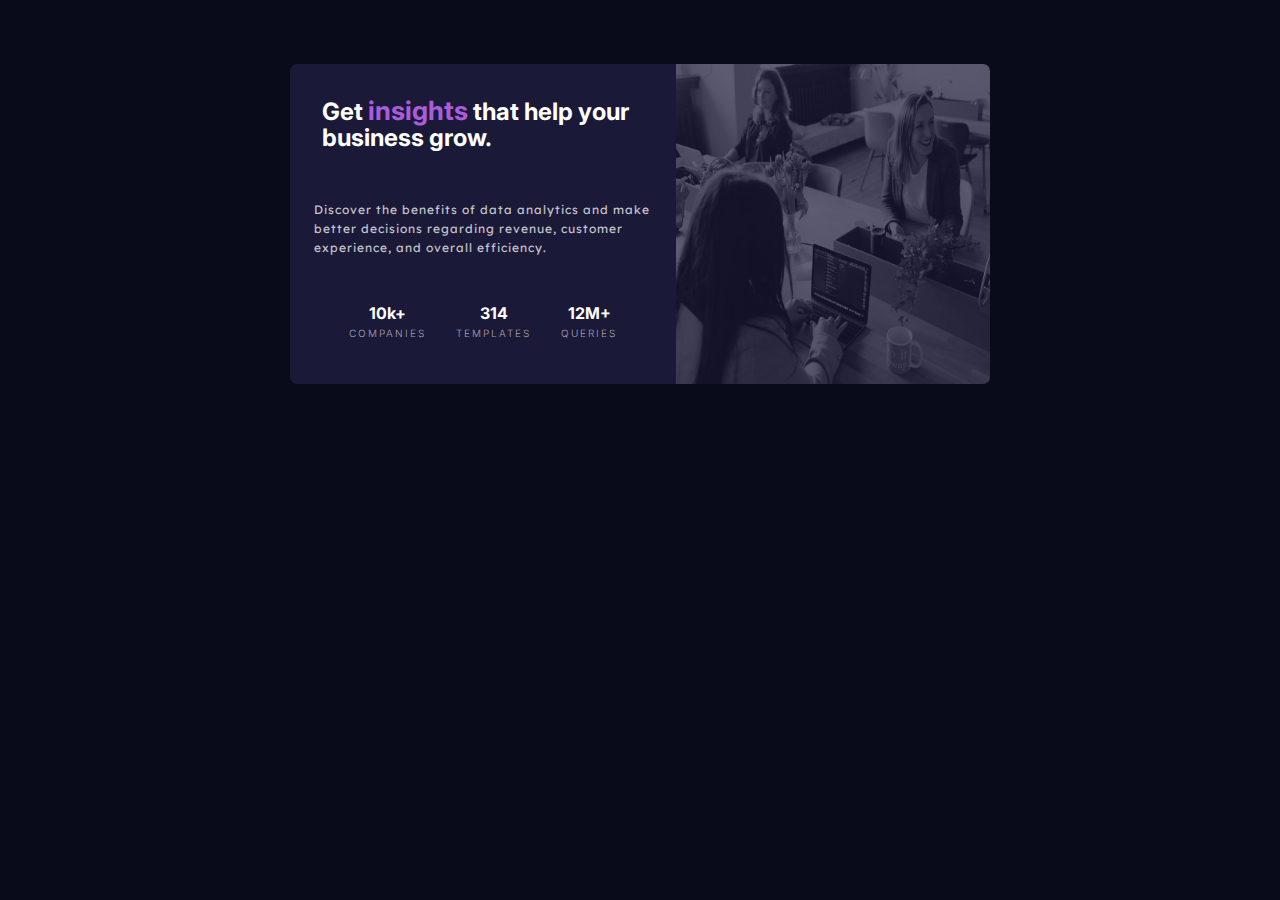
<file: index.html>
<!DOCTYPE html>
<html lang="en">
<head>
  <meta charset="UTF-8">
  <meta name="viewport" content="width=device-width, initial-scale=1.0"> <!-- displays site properly based on user's device -->

  <link rel="icon" type="image/png" sizes="32x32" href="./images/favicon-32x32.png">
  <link rel="stylesheet" href="style.css">
  
  <title>Frontend Mentor | Stats preview card component</title>

  <!-- Feel free to remove these styles or customise in your own stylesheet 👍 -->
  <style>
    .attribution { font-size: 11px; text-align: center; }
    .attribution a { color: hsl(228, 45%, 44%); }
  </style>
</head>
<body>
  <section class="container">
    <picture>
      <source srcset="images/image-header-desktop.jpg" media="(min-width: 700px)">
      <img src="images/image-header-mobile.jpg" alt="">
    </picture>
    <main class="all">
      <h1>Get <span id="one">insights</span> that help your business grow.</h1>
  
      <p class="parag">Discover the benefits of data analytics and make better decisions regarding revenue, customer 
      experience, and overall efficiency.</p>
    
      <div class="mini_title">
        <div>
          <span>10k+</span> 
          <p class="only">companies</p>
        </div>
        <div>
          <span>314</span> 
          <p class="only">templates</p>
        </div>
        <div>
          <span>12M+</span> 
          <p class="only">queries</p>
        </div>
      </div>  
    </main>
    
  
    
    
    
  </section>
  

  
</body>
</html>
</file>
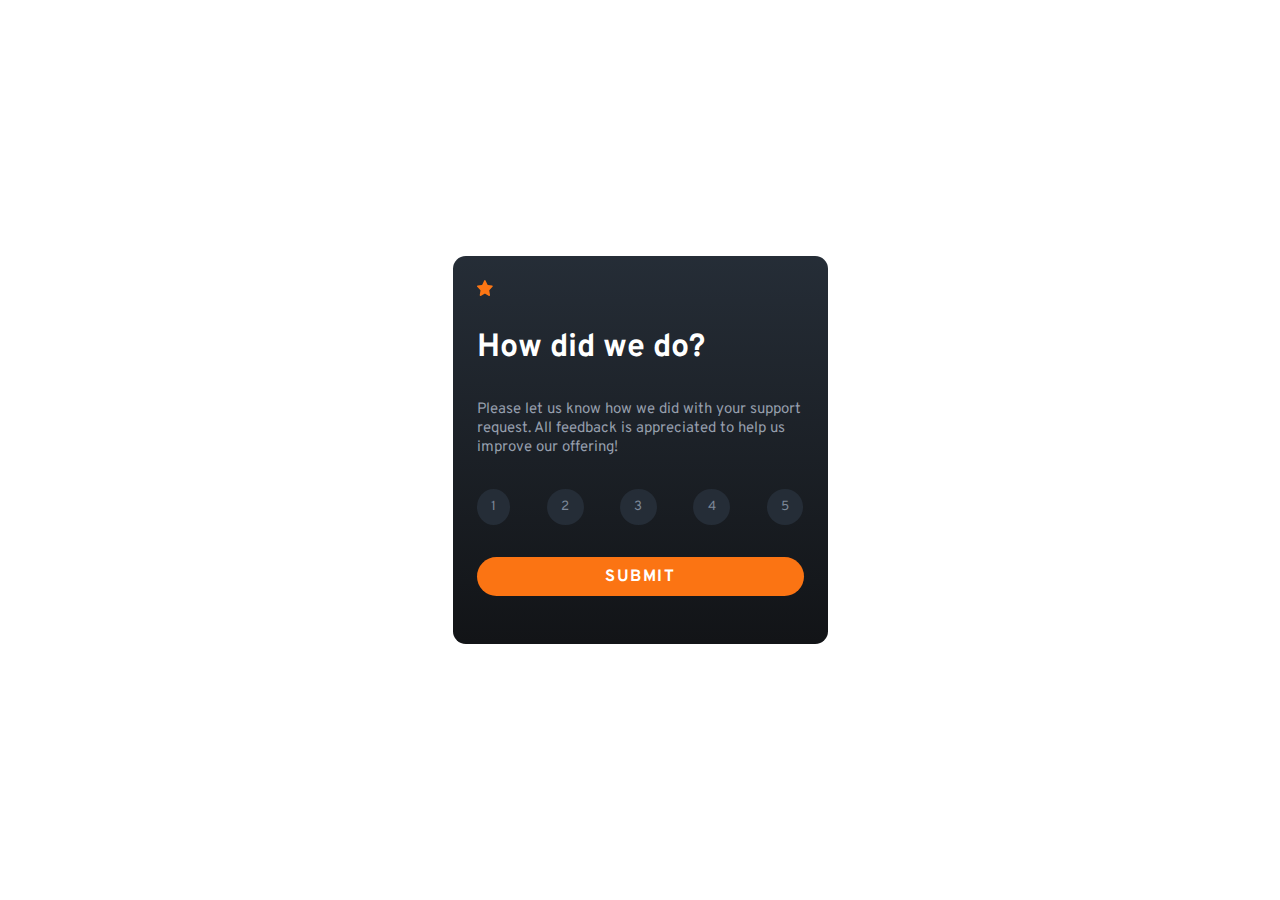
<file: interactive-rating-component-main/index.html>
<!DOCTYPE html>
<html lang="en">
  <head>
    <meta charset="UTF-8" />
    <meta name="viewport" content="width=device-width, initial-scale=1.0" />
    <!-- displays site properly based on user's device -->

    <link
      rel="icon"
      type="image/png"
      sizes="32x32"
      href="./images/favicon-32x32.png" />
    <link rel="stylesheet" href="style.css" />
    <script src="script.js" defer></script>

    <title>Frontend Mentor | Interactive rating component</title>

    <!-- Feel free to remove these styles or customise in your own stylesheet 👍 -->
  </head>
  <body>
    <!-- Rating state start -->
    <section class="container" id="main_content">
      <img src="images/icon-star.svg" alt="" />
      <h1>How did we do?</h1>

      <p>
        Please let us know how we did with your support request. All feedback is
        appreciated to help us improve our offering!
      </p>
      <div class="numbr">
        <button id="btn">1</button>
        <button id="btn">2</button>
        <button id="btn">3</button>
        <button id="btn">4</button>
        <button id="btn">5</button>
      </div>

      <button type="submit" class="submit" id="submit">submit</button>
    </section>

    <!-- Rating state end -->

    <!-- Thank you state start -->
    <section class="container main" id="thanks_content">
      <img src="images/illustration-thank-you.svg" alt="" />
      <p class="title">
        You selected
        <span id="rating"></span>
        out of 5
      </p>
      <h1>Thank you!</h1>
      <p>
        We appreciate you taking the time to give a rating. If you ever need
        more support, don’t hesitate to get in touch!
      </p>
    </section>

    <!-- Thank you state end -->
  </body>
</html>
</file>
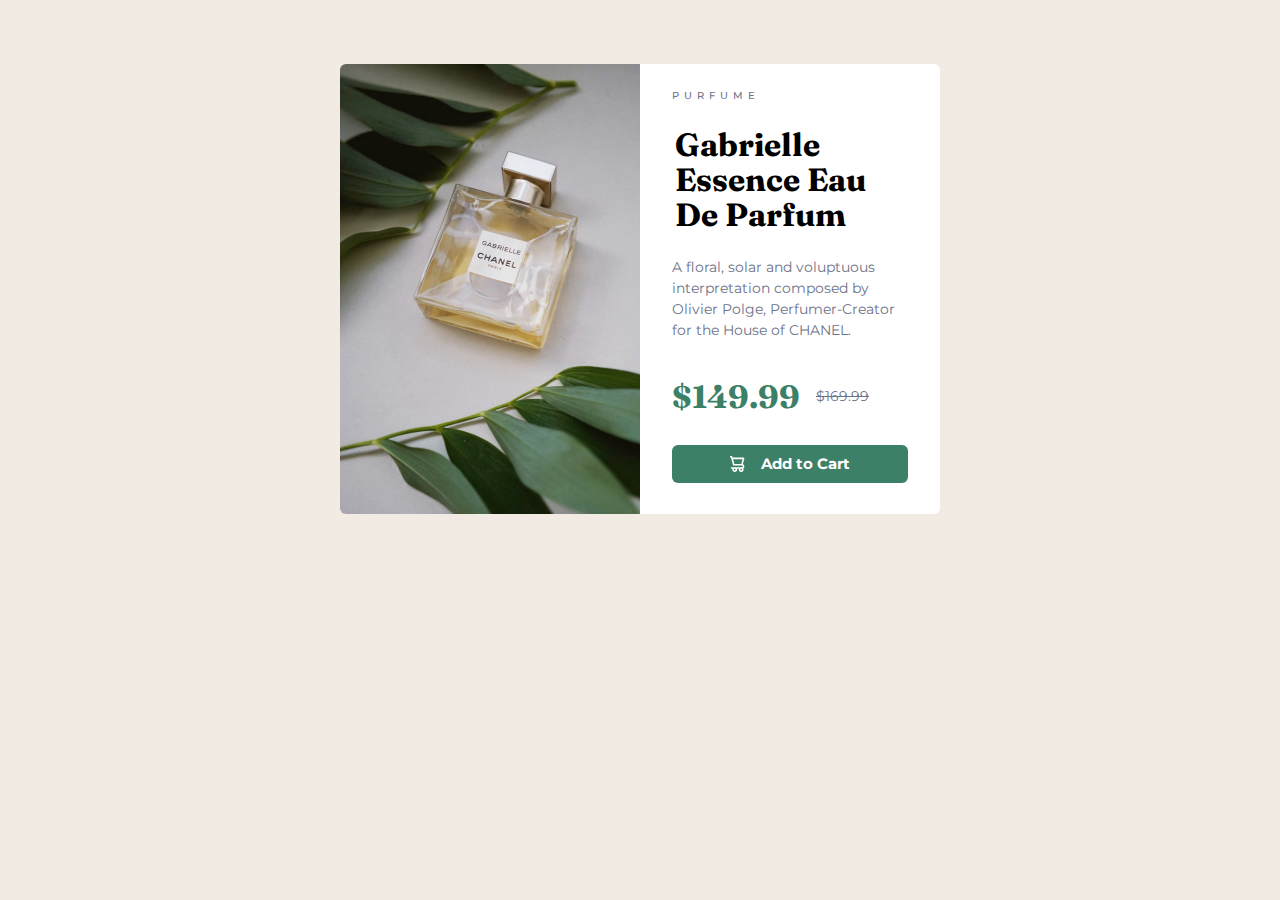
<file: product-preview-card-component-main/index.html>
<!DOCTYPE html>
<html lang="en">
<head>
  <meta charset="UTF-8">
  <meta name="viewport" content="width=device-width, initial-scale=1.0"> <!-- displays site properly based on user's device -->

  <link rel="icon" type="image/png" sizes="32x32" href="./images/favicon-32x32.png">
  <link rel="stylesheet" href="style.css">
  
  <title>Frontend Mentor | Product preview card component</title>

  <!-- Feel free to remove these styles or customise in your own stylesheet 👍 -->
  <style>
    .attribution { font-size: 11px; text-align: center; }
    .attribution a { color: hsl(228, 45%, 44%); }
  </style>
</head>
<body>
  <section class="all">
      <picture>
        <source srcset="images/image-product-desktop.jpg" media="(min-width: 600px)">
        <img src="images/image-product-mobile.jpg" alt="">
      </picture>
    <main class="container">
      <p class="title">purfume</p>
    
      <h1>Gabrielle Essence Eau De Parfum</h1>
    
      <p class="parag">A floral, solar and voluptuous interpretation composed by Olivier Polge, 
      Perfumer-Creator for the House of CHANEL.</p>
    
      <div class="price">
        <div class="solde">$149.99</div>
        <div class="original_price">$169.99</div>
      </div>
      
    
      <button class="cart">
        Add to Cart
      </button>
    </main>
      
      
     
  </section>

</body>
</html>
</file>
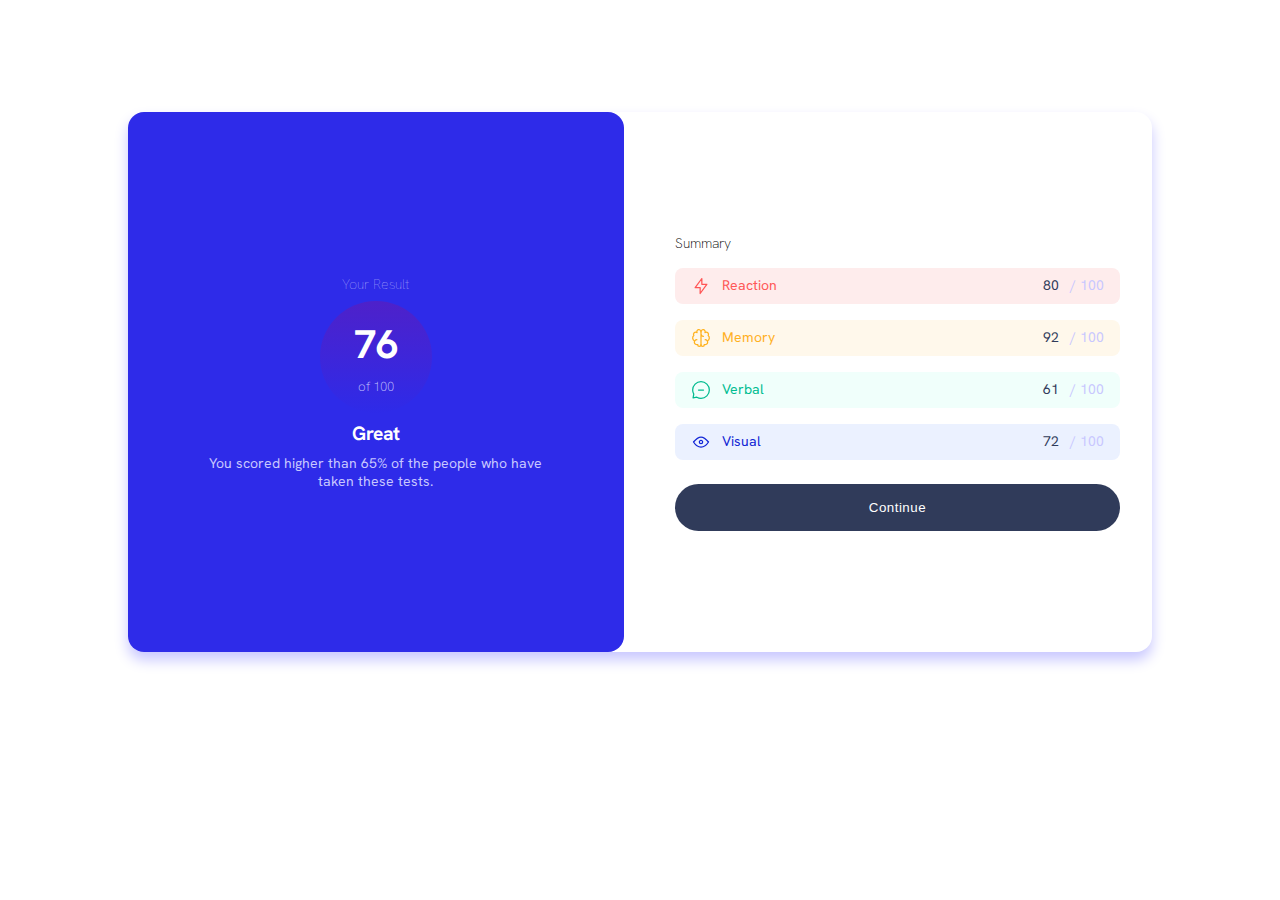
<file: results-summary-component-main/index.html>
<!DOCTYPE html>
<html lang="en">
<head>
  <meta charset="UTF-8">
  <meta name="viewport" content="width=device-width, initial-scale=1.0"> <!-- displays site properly based on user's device -->

  <link rel="icon" type="image/png" sizes="32x32" href="./assets/images/favicon-32x32.png">
  <link rel="stylesheet" href="style.css">
  
  <title>Frontend Mentor | Results summary component</title>
</head>
<body>
  <main class="first-para">
    <h4 class="result">Your Result</h4>
    <div class="box">
      <h1>76</h1>
      <p>of 100</p>
    </div>
    

    <h2>Great</h2>
    <p>You scored higher than 65% of the people who have taken these tests.</p>
  </main>
  
  <main class="second-para">
    <h4 class="summary">Summary</h4>

    <section class="reaction">
      <div>
        <img src="assets/images/icon-reaction.svg" alt="">
        Reaction
      </div>
      
      <div class="reaction-para">80 <span>/ 100</span></div>
    </section>
  
    <section class="memory">
      <div>
        <img src="assets/images/icon-memory.svg" alt="">
        Memory
      </div>
      
      <div class="memory-para">92 <span>/ 100</span></div>
    </section>
  
    <section class="verbal">
      <div>
        <img src="assets/images/icon-verbal.svg" alt="">
        Verbal
      </div>
      
      <div class="verbal-para">61 <span>/ 100</span></div>
    </section>
  
    <section class="visual">
      <div>
        <img src="assets/images/icon-visual.svg" alt="">
        Visual
      </div>
      
      <div class="visual-para">72 <span>/ 100</span></div>
    </section>
  

    <button>Continue</button>
  </main>
  
  
</body>
</html>
</file>
<file: style.css>
@import url('https://fonts.googleapis.com/css2?family=Inter&display=swap');
@import url('https://fonts.googleapis.com/css2?family=Lexend+Deca&display=swap');

:root {
  --ff-inter: 'Inter', sans-serif;
  --ff-lexendDeca: 'Lexend Deca', sans-serif;
  --bg-main: hsl(233, 47%, 7%);
  --bg-card: hsl(244, 38%, 16%);
  --clr-soft: hsl(277, 64%, 61%);
  --White-main: hsl(0, 0%, 100%);
  --white-main-paragraph: hsla(0, 0%, 100%, 0.75);
  --white-stat-headings: hsla(0, 0%, 100%, 0.6);
}

/*
  1. Use a more-intuitive box-sizing model.
*/
*,
*::before,
*::after {
  box-sizing: border-box;
}
/*
  2. Remove default margin
*/
* {
  margin: 0;
}
/*
  Typographic tweaks!
  3. Add accessible line-height
  4. Improve text rendering
*/
body {
  line-height: 1.5;
  -webkit-font-smoothing: antialiased;
}
/*
  5. Improve media defaults
*/
img,
picture,
video,
canvas,
svg {
  display: block;
  max-width: 100%;
}
/*
  6. Remove built-in form typography styles
*/
input,
button,
textarea,
select {
  font: inherit;
}
/*
  7. Avoid text overflows
*/
p,
h1,
h2,
h3,
h4,
h5,
h6 {
  overflow-wrap: break-word;
}
/*
  8. Create a root stacking context
*/
#root,
#__next {
  isolation: isolate;
}

body {
  background-color: var(--bg-main);
  color: var(--White-main);
  padding: 4rem 1.5rem;
  display: grid;
  place-content: center;
}

.container {
  background-color: var(--bg-card);
  border-radius: 7px;
  overflow: hidden;
}
img {
  opacity: 0.3;
}
.all {
  padding: 0.5rem 2rem;
}

h1 {
  font-family: var(--ff-inter);
  font-size: 1.65rem;
  font-weight: 700;
  padding: 1.75rem 2.7rem;
  text-align: center;
  line-height: 1.1;
}
#one {
  color: var(--clr-soft);
  font-size: 1.65rem;
}

.parag {
  font-size: 12px;
  font-family: var(--ff-lexendDeca);
  color: var(--white-main-paragraph);
  padding: 0 2.5rem;
  line-height: 1.6;
  text-align: center;
  font-weight: 400;
  letter-spacing: 1px;
}

.mini_title {
  font-size: 15px;
  font-family: var(--ff-inter);
  padding: 1.75rem 0;
  display: grid;
  gap: 1.5em;
  align-items: center;
  justify-content: center;
  text-align: center;
}
span {
  font-size: 1.3rem;
  font-weight: 700;
}
.only {
  text-transform: uppercase;
  font-size: 10px;
  font-weight: 300;
  letter-spacing: 2px;
  color: var(--white-stat-headings);
}

@media (min-width: 640px) {
  .container {
    max-width: 700px;
    grid-template-columns: 50% 50%;
    display: flex;
    margin: 0 auto;
  }
  .all {
    order: -1;
    padding: 0 1rem;
  }
  h1 {
    text-align: start;
    padding: 2rem 1rem;
    font-size: 24px;
  }
  .parag {
    text-align: start;
    padding: 1rem 0.5rem;
    width: 100%;
  }
  img {
    width: 50rem;
    height: 20rem;
  }
  .mini_title {
    display: flex;
    gap: 2em;
  }
  .mini_title span {
    font-size: 16px;
  }
}
</file>
<file: interactive-rating-component-main/style.css>
@import url('https://fonts.googleapis.com/css2?family=Overpass:ital,wght@0,100..900;1,100..900&display=swap');

:root {
  --clr-white: hsl(0, 0%, 100%);
  --Light-Grey: hsl(217, 12%, 63%);
  --Medium-Grey: hsl(216, 12%, 54%);
  --Dark-Blue: hsl(213, 19%, 18%);
  --Very-Dark-Blue: hsl(216, 12%, 8%);
  --primary: hsl(25, 97%, 53%);
}

* {
  font-family: 'overpass', sans-serif;
  padding: 0;
  margin: 0;
  box-sizing: border-box;
}

body {
  height: 100vh;
  display: flex;
  align-items: center;
  justify-content: center;
}

h1 {
  color: var(--clr-white);
}
p {
  color: var(--Light-Grey);
  font-size: 15px;
}
button {
  color: var(--Medium-Grey);
  cursor: pointer;
}

.container {
  display: flex;
  flex-direction: column;
  margin: 0 auto;
  gap: 2em;
  background: linear-gradient(var(--Dark-Blue), var(--Very-Dark-Blue));
  border-radius: 0.8rem;
  padding: 1.5rem 1.5rem;
  max-width: 375px;
}
.container img {
  width: 1rem;
  height: 1rem;
}

.submit {
  background-color: var(--primary);
  color: var(--clr-white);
  width: 100%;
  border: none;
  border-radius: 1.5rem;
  padding-block: 0.6rem;
  cursor: pointer;
  font-size: 1.025rem;
  font-weight: 700;
  letter-spacing: 1.5px;
  text-transform: uppercase;
  transition: all 0.3s ease-in-out;
  margin-bottom: 1.5rem;
}
.submit:is(:hover, :focus),
.numbr button:hover {
  color: var(--primary);
  background-color: var(--clr-white);
}
.numbr button:focus {
  background-color: var(--Medium-Grey);
  color: var(--clr-white);
}
.numbr {
  display: flex;
  align-items: center;
  justify-content: space-between;
}
.numbr button {
  outline: none;
  border: none;
  background-color: var(--Dark-Blue);
  padding: 0.6rem 0.9rem;
  border-radius: 50%;
  transition: all 0.3s ease;
}

.main {
  align-items: center;
  justify-content: center;
  text-align: center;
  gap: 2em;
  padding-bottom: 3rem;
  display: none;
}
.main h1 {
  padding-top: 1.5rem;
  padding-bottom: 1rem;
}
.main img {
  margin: 0 auto;
  width: 12rem;
  height: 8rem;
}
.main .title {
  text-align: center;
  color: var(--primary);
  background-color: var(--Dark-Blue);
  padding: 0.5rem 0.8rem;
  border-radius: 1rem;
  margin-top: 2rem;
}
</file>
<file: product-preview-card-component-main/style.css>
@import url('https://fonts.googleapis.com/css2?family=Montserrat&display=swap');
@import url('https://fonts.googleapis.com/css2?family=Fraunces&display=swap');

:root{
  --Darkcyan: hsl(158, 36%, 37%);
  --darker: hsl(158, 36%, 17%);
  --Cream: hsl(30, 38%, 92%);
  --Verydarkblue: hsl(212, 21%, 14%);
  --Darkgrayishblue: hsl(228, 12%, 48%);
  --White: hsl(0, 0%, 100%);
  --Montserrat: 'Montserrat', sans-serif;
  --Fraunces: 'Fraunces', sans-serif;
}


/*
  1. Use a more-intuitive box-sizing model.
*/
*, *::before, *::after {
  box-sizing: border-box;
}
/*
  2. Remove default margin
*/
* {
  margin: 0;
}
/*
  Typographic tweaks!
  3. Add accessible line-height
  4. Improve text rendering
*/
body {
  line-height: 1.5;
  -webkit-font-smoothing: antialiased;
}
/*
  5. Improve media defaults
*/
img, picture, video, canvas, svg {
  display: block;
  max-width: 100%;
}
/*
  6. Remove built-in form typography styles
*/
input, button, textarea, select {
  font: inherit;
}
/*
  7. Avoid text overflows
*/
p, h1, h2, h3, h4, h5, h6 {
  overflow-wrap: break-word;
}
/*
  8. Create a root stacking context
*/
#root, #__next {
  isolation: isolate;
}

body{
  margin: 5%;
  background-color: var(--Cream);
  display: grid;
  place-content: center;
}

.all{
  display: grid;
  overflow: hidden;
  border-radius: 6px;
  max-width: 600px;
}
.container{
  background-color: var(--White);
  padding: .5rem 2rem;
}

.title{
  text-transform: uppercase;
  font-family: var(--Montserrat);
  color: var(--Darkgrayishblue);
  font-size: 10px;
  font-weight: 500;
  letter-spacing: 5px;
  padding: 1rem 0;
}

h1{
  font-family: var(--Fraunces);
  font-size: 2rem;
  font-weight: 700;
  line-height: 1.1;
  padding: .5rem .2rem;
}

.parag{
  color: var(--Darkgrayishblue);
  font-family: var(--Montserrat);
  font-size: 14px;
  padding: 1rem 0;
}

.price{
  display: flex;
  gap: 1em;
  margin: 1rem 0;
  flex-wrap: wrap;
  align-items: center;
}
.solde{
  font-size: 2rem;
  font-weight: 700;
  font-family: var(--Fraunces);
  color: var(--Darkcyan);
}
.original_price{
  font-family: var(--Montserrat);
  color: var(--Darkgrayishblue);
  text-decoration: line-through;
  font-size: 14px;
}

.cart{
  background-color: var(--Darkcyan);
  color: var(--White);
  border: 0;
  font-family: var(--Montserrat);
  font-weight: 700;
  font-size: .92rem;
  padding: .5rem 5.7rem;
  width: 100%;
  margin: .5rem 0;
  border-radius: 6px;
  cursor: pointer;
  text-align: center;
  justify-content: center;
  align-items: center;
  display: inline-flex;
  gap: 1rem;
}
.cart:is(:hover, :focus){
  background-color: var(--darker);
}
.cart::before{
  content: '';
  width: 15px;
  height: 16px;
  background-image: url('images/icon-cart.svg');
}

@media (min-width: 600px){
  .all{
    grid-template-columns: 1fr 1fr;
  }

  .cart{
    width: 100%;
    padding: .5rem 1rem;
  }
}

@media (max-width: 385px){
  .cart{
    width: 100%;
    padding: 0.5rem .8rem;
  }
}
</file>
<file: results-summary-component-main/style.css>
@import url('https://fonts.googleapis.com/css2?family=Hanken+Grotesk:wght@500&display=swap');

:root{
  --ff: 'Hanken Grotesk', sans-serif;

  /*Primary*/
  --Light-red: hsl(0, 100%, 67%);
  --Light-red-12: hsl(0, 90%, 96%);

  --Orangey-yellow: hsl(39, 100%, 56%);
  --Orangey-yellow-12: hsl(39, 100%, 96%);

  --Green-teal: hsl(166, 100%, 37%);
  --Green-teal-12: hsl(166, 100%, 97%);

  --Cobalt-blue: hsl(234, 85%, 45%);

  /*Gradients*/
  --Light-slate-blue-background: hsl(252, 100%, 67%);
  --Light-royal-blue-background: hsl(241, 81%, 54%);
  --Violet-blue-circle: hsla(256, 72%, 46%, 1);
  --Persian-blue-circle: hsla(241, 72%, 46%, 0);

  /*### Neutral*/
  --White: hsl(0, 0%, 100%);
  --Pale-blue: hsl(221, 100%, 96%);
  --Light-lavender: hsl(241, 100%, 89%);
  --Dark-gray-blue: hsl(224, 30%, 27%);
  --Dark-gray-blue-12: hsl(224, 30%, 32%);


  /*### Body Copy*/
  --fs: 18px;

}

*{
  padding: 0;
  margin: 0;
  box-sizing: border-box;
}

body{
  font-family: var(--ff);
  display: flex;
  flex-direction: column;
  gap: 2em;
  width: 100%;
  height: 100%;
}

.first-para, .box{
  display: flex;
  flex-direction: column;
  align-items: center;
  justify-content: center;
  gap: .5em;
}

.first-para{
  background-color: var(--Light-royal-blue-background);
  color: var(--White);
  padding: 1.5rem 1rem;
  border-bottom-left-radius: 1.7rem;
  border-bottom-right-radius: 1.7rem;
}

.result{
  font-weight: 100;
  color: var(--Light-lavender);
  font-size: .875rem;
}
.box{
  width: 7rem;
  margin-inline: auto;
  background: linear-gradient(var(--Violet-blue-circle), var(--Light-royal-blue-background));
  aspect-ratio: 1/1;
  border-radius: 50%;
  
}
.box h1{
  font-size: 2.5rem;
}
.box p{
  font-size: .825rem;
  font-weight: 200;
  text-align: center;
}
h2{
  font-size: 1.2rem;
}

p{
  font-size: 14px;
  width: 50%;
  color: var(--Light-lavender);
  text-align: center;
}

.second-para{
  display: flex;
  flex-direction: column;
  gap: 1em;
  margin: auto 2rem;
}

.summary{
  font-size: .875rem;
  font-weight: 200;
}

.reaction{
  display: flex;
  justify-content: space-between;
  background-color: var(--Light-red-12);
  color: var(--Light-red);
  border-radius: .5rem;
  padding: .5rem 1rem;
  font-size: .875rem;
}
.reaction-para, .memory-para, .verbal-para, .visual-para{
  color: var(--Dark-gray-blue);  
}
span{
  color: var(--Light-lavender);
}
.reaction div, .memory div, .visual div, .verbal div{
  display: flex;
  gap: .8em;
}

.memory{
  display: flex;
  justify-content: space-between;
  background-color: var(--Orangey-yellow-12);
  color: var(--Orangey-yellow);
  border-radius: .5rem;
  padding: .5rem 1rem;
  font-size: .875rem;
}

.verbal{
  display: flex;
  justify-content: space-between;
  background-color: var(--Green-teal-12);
  color: var(--Green-teal);
  border-radius: .5rem;
  padding: .5rem 1rem;
  font-size: .875rem;
}

.visual{
  display: flex;
  justify-content: space-between;
  background-color: var(--Pale-blue);
  color: var(--Cobalt-blue);
  border-radius: .5rem;
  padding: .5rem 1rem;
  font-size: .875rem;
}

button{
  background-color: var(--Dark-gray-blue);
  color: var(--White);
  letter-spacing: .03rem;
  padding: 1rem 1rem;
  border-radius: 2rem;
  border: none;
  outline: none;
  cursor: pointer;
  margin-top: .5rem;
}
button:hover{
  background-color: var(--Dark-gray-blue-12);
}

@media (min-width: 640px){
  body{
    max-width: 640px;
    border-radius: 1rem;
    display: flex;
    align-items: center;
    justify-content: center;
    flex-direction: row;
    margin: 10% auto;
    box-shadow: 0 8px 14px var(--Light-lavender);
  }

  .first-para{
    width: 50%;
    height: 60vh;
    border-radius: 1rem;
  }

  p{
    text-align: center;
    width: 75%;
  }

  .second-para{
    width: 45%;
    border-radius: 1rem;
    margin-left: 1.2rem;
  }
}

@media (min-width: 768px) {
  body{
    max-width: 768px;
    margin: 20rem auto;
  }
  .first-para{
    height: 40vh;
  }
}

@media (min-width: 1024px) {
  body{
    max-width: 1024px;
    margin: 7rem auto;
  }
  .first-para{
    height: 60vh;
  }
}
</file>
